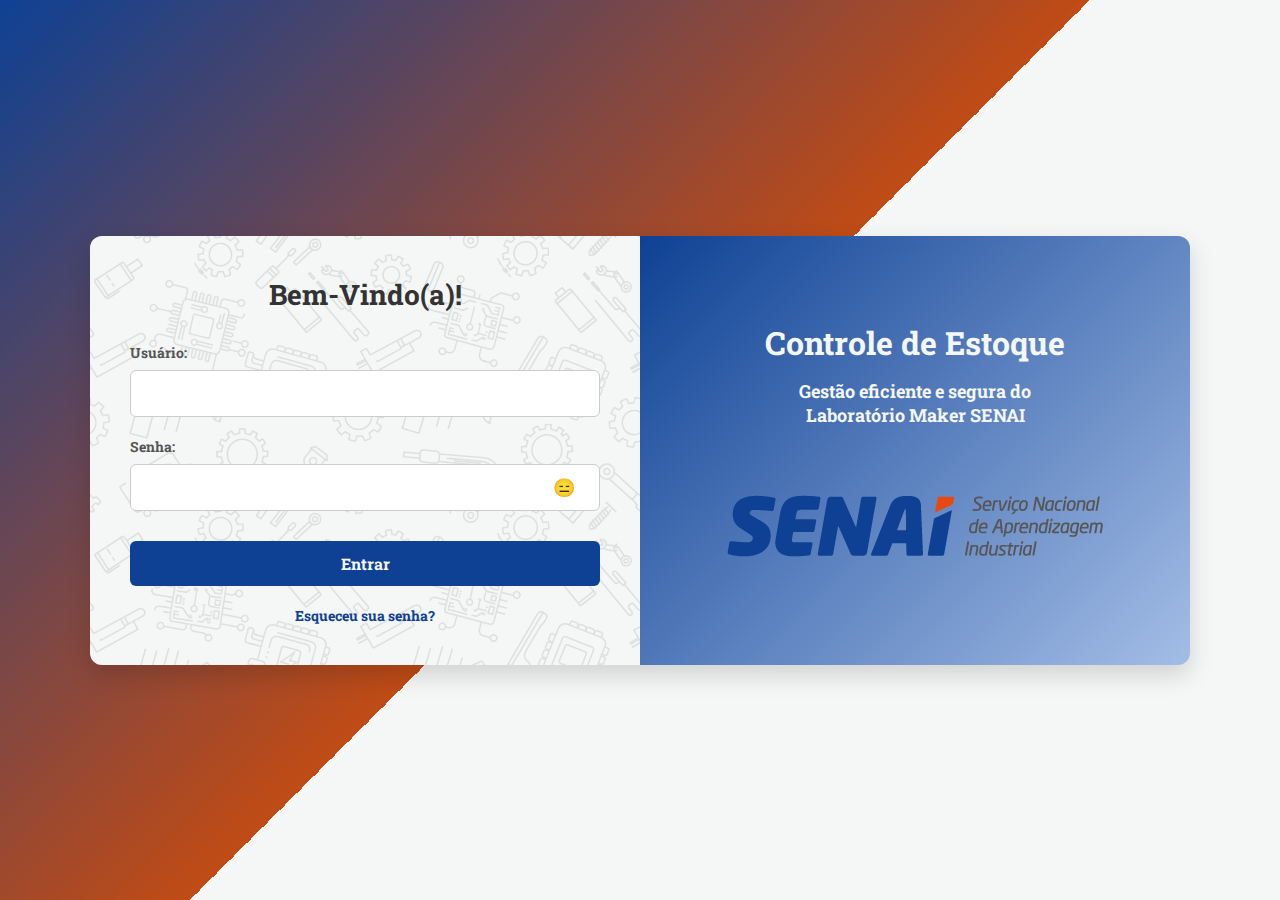
<file: index.html>
<!DOCTYPE html>
<html lang="en">

<head>
    <meta charset="UTF-8">
    <meta name="viewport" content="width=device-width, initial-scale=1.0">
    <title>LOGIN</title>
    <link rel="stylesheet" href="assets/css/styles.css">
</head>

<body id="loginBody">
    <div class="login-wrapper">
        <!-- LADO ESQUERDO: LOGIN -->
        <div class="login-container">
            <h2>Bem-Vindo(a)!</h2>
            <form class="login-form" onsubmit="login(); return false;">
                <div class="input-group">
                    <label for="username">Usuário:</label>
                    <input type="text" id="username" name="username" required>
                </div>
                <div class="input-group">
                    <label for="password">Senha:</label>
                    <div class="password-wrapper">
                        <input type="password" id="password" name="password" required>
                        <span class="show-password" id="togglePassword">😑</span>
                    </div>

                </div>

                <input type="submit" value="Entrar" class="login-button">
                <a id="forgotPassword" onclick="forgotPassword()" class="forgot-password">Esqueceu sua
                    senha?</a>
                <p id="loginError" style="color:red; display:none;">Usuário ou senha incorretos!</p>
            </form>
        </div>

        <!-- LADO DIREITO: BANNER -->
        <div class="login-banner">
            <h1>Controle de Estoque</h1>
            <p>Gestão eficiente e segura do Laboratório Maker SENAI</p>
            <br><br>
            <img src="/assets/images/senailogo.png" alt="logomarca SENAI">
        </div>
    </div>
    <script src="assets/js/scriptLogin.js"></script>
</body>

</html>
</file>
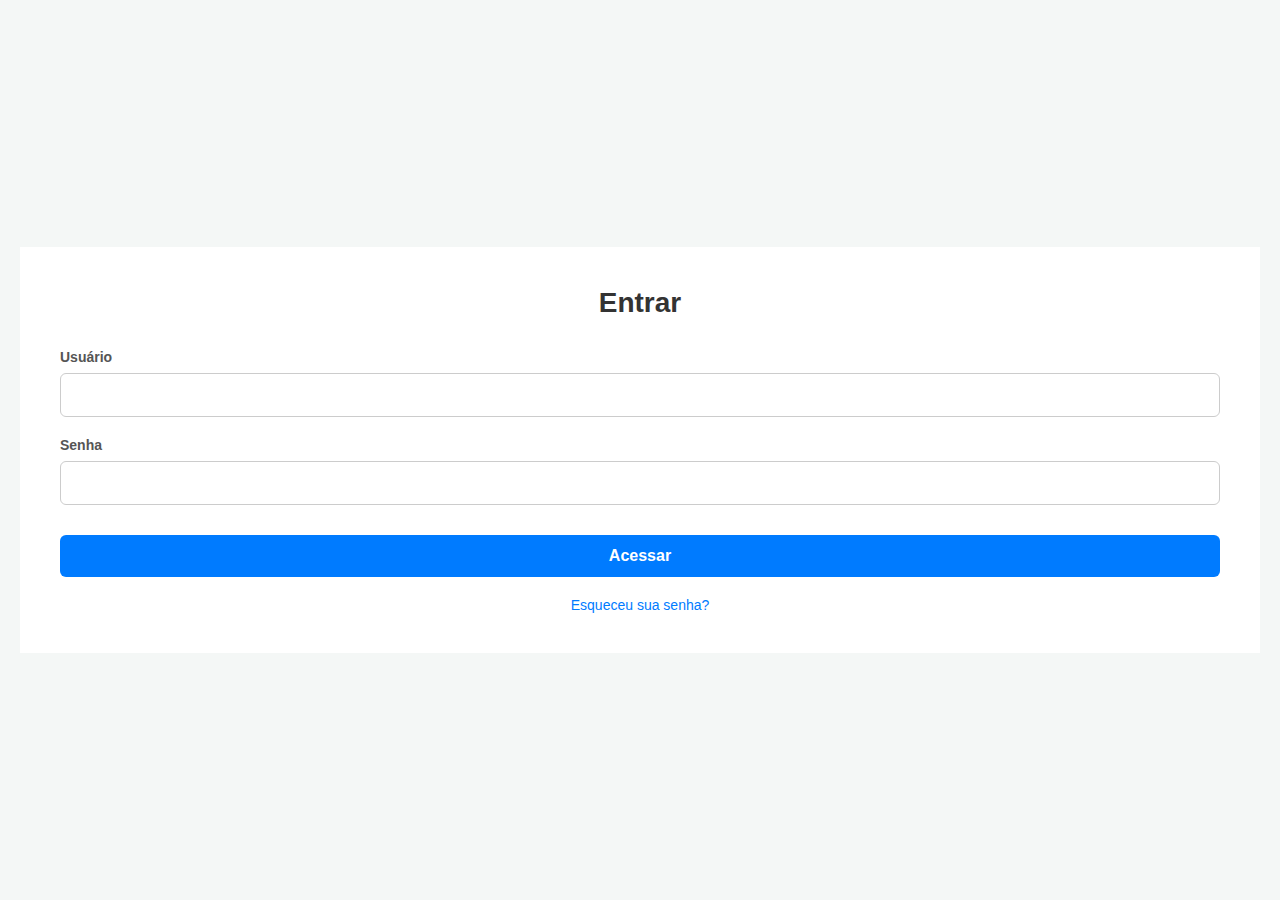
<file: #index.html>
<!DOCTYPE html>
<html lang="en">
<head>
    <meta charset="UTF-8">
    <meta name="viewport" content="width=device-width, initial-scale=1.0">
    <title>Document</title>
    <link rel="stylesheet" href="assets/css/style.css">
</head>

<body id="loginBody">
    <div class="login-container">
        <h2>Entrar</h2>
        <form class="login-form" action="index.html" method="POST">
            <div class="input-group">
                <label for="username">Usuário</label>
                <input type="text" id="username" name="username" required>
            </div>
            <div class="input-group">
                <label for="password">Senha</label>
                <input type="password" id="password" name="password" required>
            </div>
            <button type="submit" class="login-button">Acessar</button>
            <a href="#" class="forgot-password">Esqueceu sua senha?</a>
        </form>
    </div>
</body>

</html>
</file>
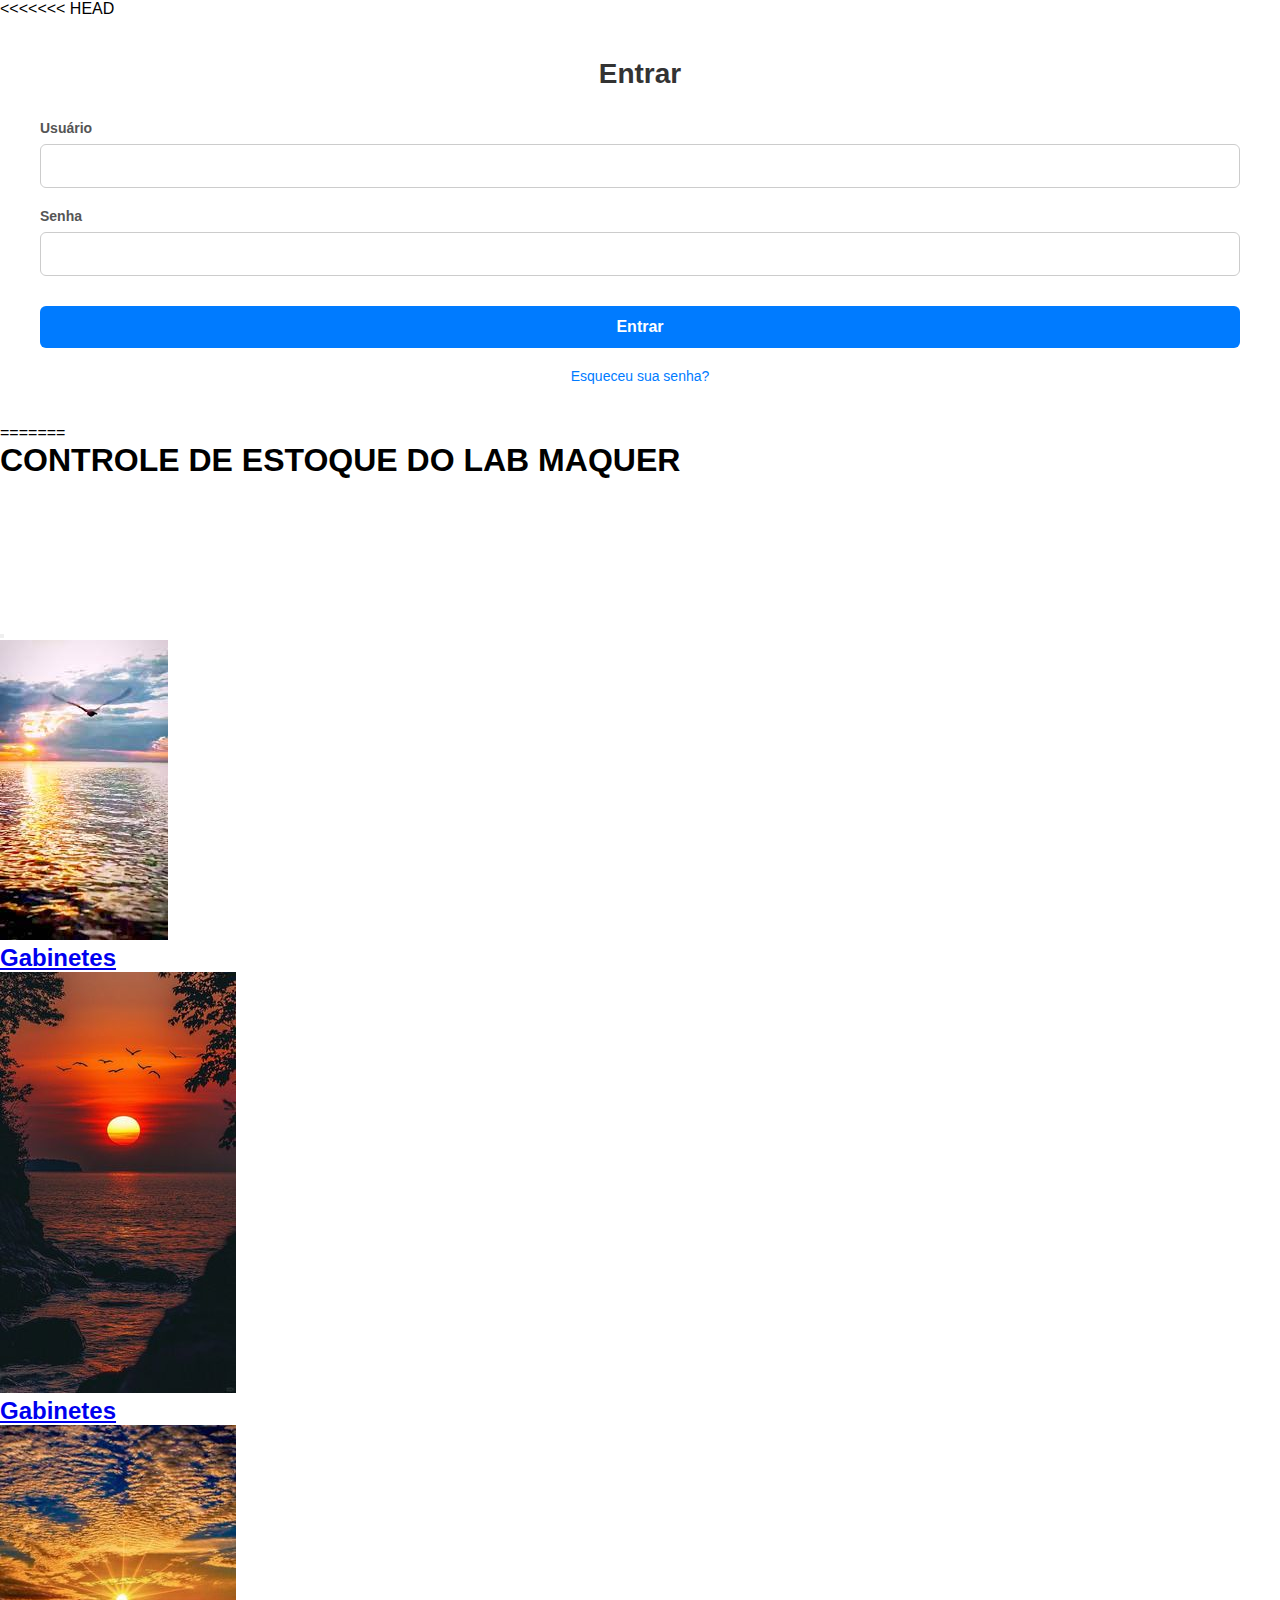
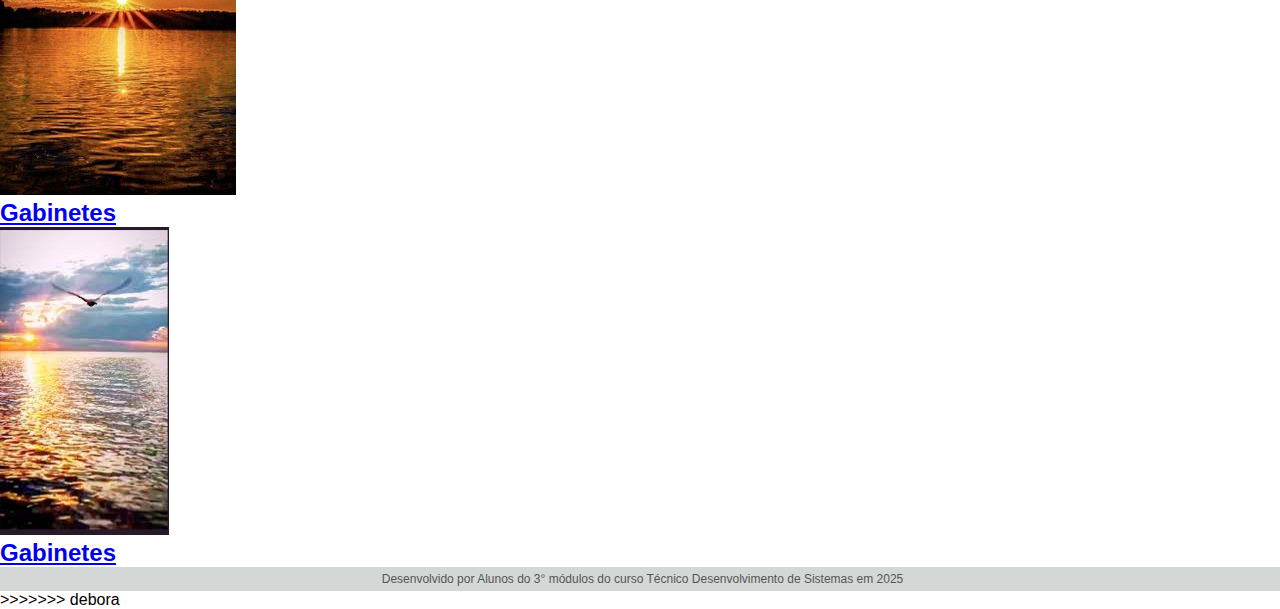
<file: #mainPage.html>
<!DOCTYPE html>
<html lang="en">

<head>
    <meta charset="UTF-8">
    <meta name="viewport" content="width=device-width, initial-scale=1.0">
    <title>LOGIN</title>
    <link rel="stylesheet" href="assets/css/style.css">
</head>
<<<<<<< HEAD
<body>
    <div class="login-container">
        <h2>Entrar</h2>
        <form class="login-form" onsubmit="login(); return false;">
            <div class="input-group">
                <label for="username">Usuário</label>
                <input type="text" id="username" name="username" required>
            </div>
            <div class="input-group">
                <label for="password">Senha</label>
                <input type="password" id="password" name="password" required>
            </div>
            <input type="submit" value="Entrar" class="login-button">
            <a href="#" id="forgotPassword" onclick="forgotPassword()" class="forgot-password">Esqueceu sua senha?</a>
        </form>
    </div>
    <script src="assets/js/script.js"></script>
</body>
=======

<body id="mainBody"> 
    <main>
        <!-- <div class="container-slider">
        <button id="back"> <img src="assets/images/back.png" alt="back"></button>
        <div class="container-images">
            <img src="assets/images/image1.jpg" alt="Image 1" class="slider on" >
            <img src="assets/images/image2.jpg" alt="Image 2" class="slider">
            <img src="assets/images/image3.jfif" alt="Image 3" class="slider">
        </div>
        <button id="next"> <img src="assets/images/next.png" alt="next"></button>
    </div> -->

    <header>
        <h1> CONTROLE DE ESTOQUE DO LAB MAQUER</h1>
    </header>

        <section>
            <div class="daddyCabinets">
                <button></button>
                <div class="cabinets">
                    <a href="pages/cabinets1.html">
                        <img src="assets/images/image3.jfif" alt="Cabinets">
                        <h2>Gabinetes</h2>
                    </a>
                </div>
                <div class="cabinets">
                    <a href="pages/cabinets2.html">
                        <img src="assets/images/image1.jpg" alt="Cabinets">
                        <h2>Gabinetes</h2>
                    </a>
                </div>
                <div class="cabinets">
                    <a href="pages/cabinets3.html">
                        <img src="assets/images/image2.jpg" alt="Cabinets">
                        <h2>Gabinetes</h2>
                    </a>
                </div>
                <div class="cabinets">
                    <a href="pages/cabinets4.html">
                        <img src="assets/images/image3.jpg" alt="Cabinets">
                        <h2>Gabinetes</h2>
                    </a>
                </div>
            </div>
            
        </section>
    

    <footer>
        <p>Desenvolvido por Alunos do 3° módulos do curso Técnico Desenvolvimento de Sistemas em 2025</p>
    </footer>


    <script src="assets/js/script.js" defer></script>


    </main>
    </body>
>>>>>>> debora
</html>
</file>
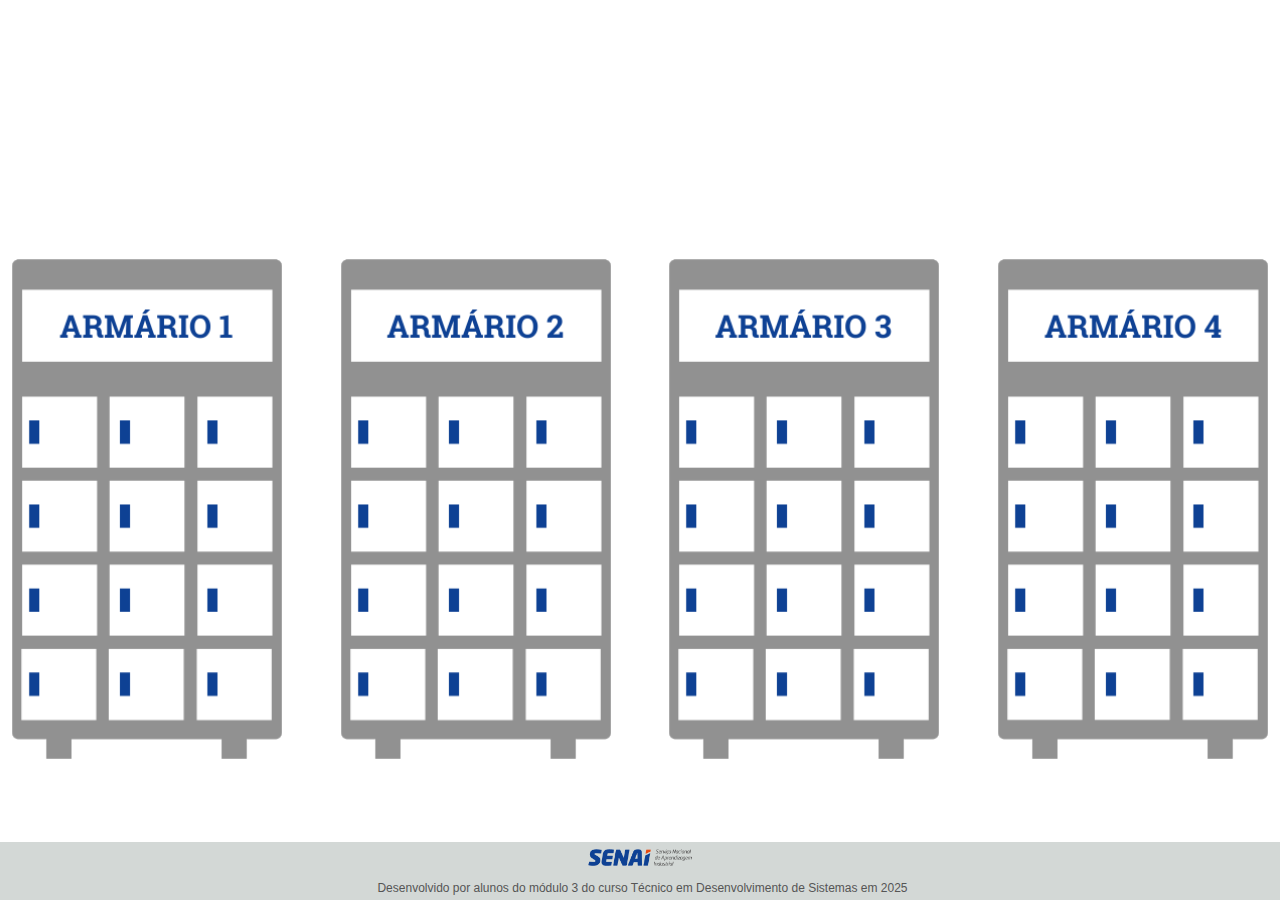
<file: mainPage.html>
<!DOCTYPE html>
<html lang="en">

<head>
    <meta charset="UTF-8">
    <meta name="viewport" content="width=device-width, initial-scale=1.0">
    <title>Document</title>
    <link rel="stylesheet" href="assets/css/style.css">
</head>

<body id="mainPageBody">
    <header>
    </header>

    <section class="containerCarrousel">
        <button class="buttonsCarrousel" id="back"><img src="assets/images/back.png" alt="back"></button>
        <div class="containerSlider">
            <a class="slider on" href="assets/pages/cabinets1.html">
                <img src="assets/images/cabinet1.png" alt="Cabinets">
            </a>

            <a class="slider" href="assets/pages/cabinets2.html">
                <img src="assets/images/cabinet2.png" alt="Cabinets">
            </a>

            <a class="slider" href="assets/pages/cabinets3.html">
                <img src="assets/images/cabinet3.png" alt="Cabinets">
            </a>

            <a class="slider" href="assets/pages/cabinets4.html">
                <img src="assets/images/cabinet4.png" alt="Cabinets">
            </a>
        </div>
        <button class="buttonsCarrousel" id="next"><img src="assets/images/next.png" alt="next"></button>
    </section>

    <footer>
        <div id="imgFooter">
            <img src="assets/images/senailogo.png" alt="logomarca SENAI">
        </div>
        <div id="textFooter">
            <p>Desenvolvido por alunos do módulo 3 do curso Técnico em Desenvolvimento de Sistemas em 2025</p>
        </div>
    </footer>

    <script src="assets/js/script.js" defer></script>
</body>

</html>
</file>
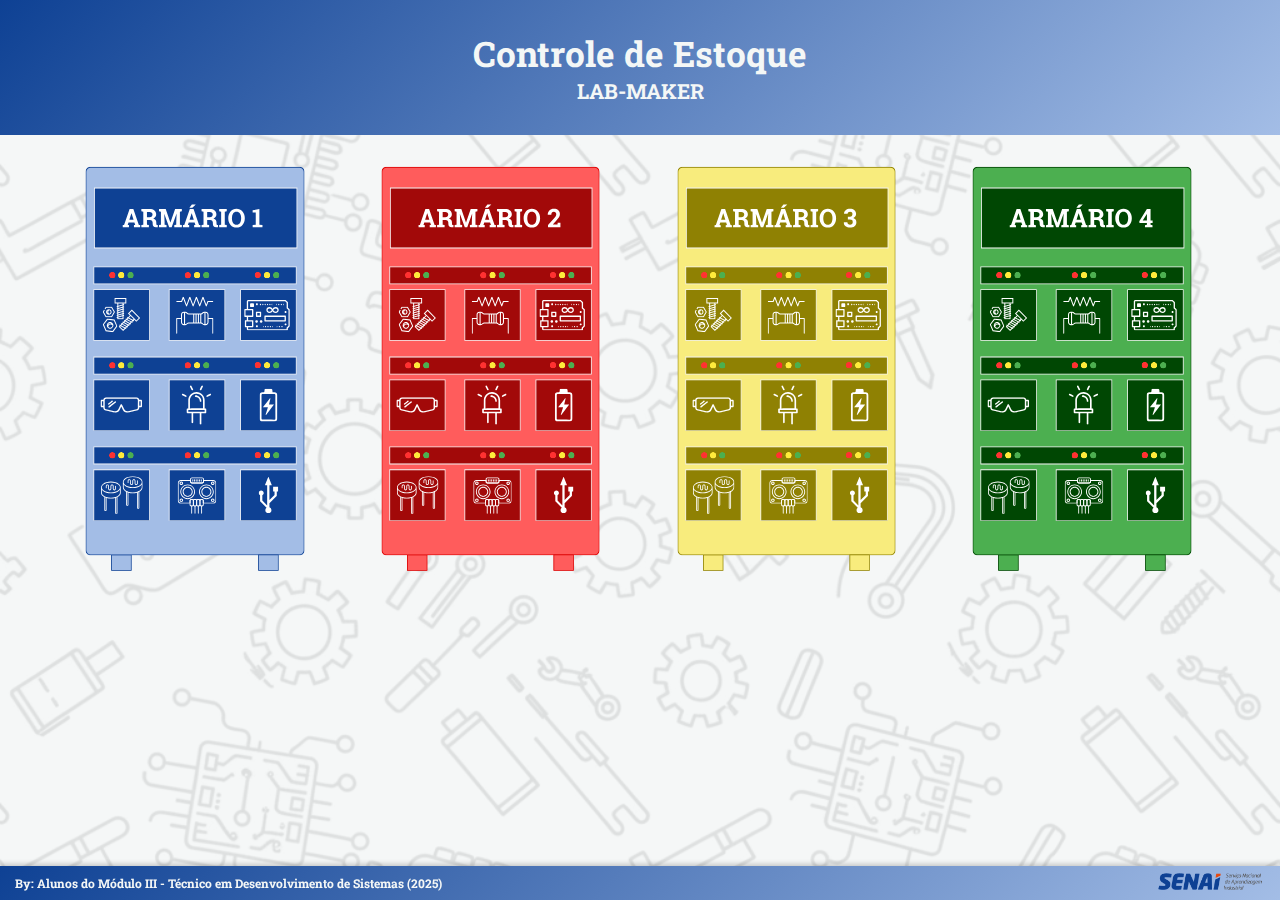
<file: assets/pages/mainPage.html>
<!DOCTYPE html>
<html lang="en">

<head>
    <meta charset="UTF-8">
    <meta name="viewport" content="width=device-width, initial-scale=1.0">
    <link href="https://fonts.googleapis.com/css2?family=Roboto:wght@400;700&display=swap" rel="stylesheet">
    <title>HOME</title>
    <link rel="stylesheet" href="../css/styles.css">

</head>

<body id="mainPageBody">
    
    <header id="headerMainPage">
        <h1>Controle de Estoque</h1>
        <h2>LAB-MAKER</h2>
    </header>

    <section class="containerCarrousel">
        <button class="buttonsCarrousel" id="back"><img src="../images/back.png" alt="back"></button>
        <div class="containerSlider">
            <a class="slider on" href="../pages/cabinets1.html">
                <img src="../images/cabinetBlue.svg" alt="Cabinets">
            </a>

            <a class="slider" href="../pages/cabinets2.html">
                <img src="../images/cabinetRed.svg" alt="Cabinets">
            </a>

            <a class="slider" href="../pages/cabinets3.html">
                <img src="../images/cabinetYellow.svg" alt="Cabinets">
            </a>

            <a class="slider" href="../pages/cabinets4.html">
                <img src="../images/cabinetGreen.svg" alt="Cabinets">
            </a>
        </div>
        <button class="buttonsCarrousel" id="next"><img src="../images/next.png" alt="next"></button>
    </section>

    <footer class="footer">
        <div>
            <p>By: Alunos do Módulo III - Técnico em Desenvolvimento de Sistemas (2025)</p>
        </div>
        <div>
            <img src="../images/senailogo.png" alt="logomarca SENAI">
        </div>
    </footer>

    <script src="../js/scriptMainPage.js" defer></script>
</body>

</html>
</file>
<file: assets/css/styles.css>
/* =====================================================================
   VARIÁVEIS GLOBAIS
===================================================================== */
:root {
    --color-primary: #0e4194;
    --color-primary-light: #a3bde6;
    --color-secondary: #c04b15;
    --color-red: #ff3131;
    --color-yellow: #ffeb3b;
    --color-green: #4caf50;
    --color-white: #f4f7f6;
    --color-black: #000;
}

/* =====================================================================
   RESET / FONTES
===================================================================== */
@font-face {
    font-family: 'Roboto Slab';
    src: url('../fonts/RobotoSlab-Bold.woff2') format('woff2');
    font-weight: 400;
    font-style: normal;
}

* {
    margin: 0;
    padding: 0;
    box-sizing: border-box;
    font-family: 'Roboto Slab', serif;
}

/* =====================================================================
   LOGIN PAGE
===================================================================== */
#loginBody {
    min-height: 100vh;
    display: flex;
    justify-content: center;
    align-items: center;
    padding: 0 20px;
    background: linear-gradient(135deg,
            var(--color-primary) 0%,
            var(--color-secondary) 50%,
            var(--color-white) 50%,
            var(--color-white) 100%);
    background-repeat: no-repeat;
}

.login-wrapper {
    display: flex;
    width: 100%;
    max-width: 1100px;
    background: var(--color-white);
    border-radius: 12px;
    box-shadow: 0 10px 25px rgba(0, 0, 0, 0.15);
    overflow: hidden;
    transition: all 0.3s ease-in-out;
}

.login-container {
    flex: 1;
    padding: 40px;
    display: flex;
    flex-direction: column;
    justify-content: center;
    position: relative;
    overflow: hidden;
}

.login-container::before {
    content: "";
    position: absolute;
    inset: 0;
    background-image: url(../images/backgroundMaker.jpg);
    background-size: cover;
    background-position: center;
    opacity: 0.1;
    z-index: 0;
}

.login-container > * {
    position: relative;
    z-index: 1;
}

.login-container h2 {
    margin-bottom: 30px;
    color: #333;
    font-size: 28px;
    text-align: center;
}

.input-group { margin-bottom: 20px; }

.input-group label {
    display: block;
    margin-bottom: 8px;
    color: #555;
    font-size: 14px;
    font-weight: bold;
}

.input-group input {
    width: 100%;
    padding: 12px;
    border: 1px solid #ccc;
    border-radius: 6px;
    font-size: 16px;
    transition: border-color 0.3s;
}

.input-group input:focus {
    border-color: var(--color-primary);
    outline: none;
}

.password-wrapper {
    position: relative;
    display: flex;
    align-items: center;
}

.password-wrapper input { width: 100%; padding-right: 40px; }

.show-password {
    position: absolute;
    right: 25px;
    cursor: pointer;
    font-size: 18px;
    user-select: none;
}

.login-button {
    width: 100%;
    padding: 12px;
    border: none;
    border-radius: 6px;
    background-color: var(--color-primary);
    color: var(--color-white);
    font-size: 16px;
    font-weight: bold;
    cursor: pointer;
    transition: background-color 0.3s;
    margin-top: 10px;
}

.login-button:hover { background-color: var(--color-primary-light); }

.forgot-password {
    display: block;
    margin-top: 20px;
    font-size: 14px;
    color: var(--color-primary);
    text-decoration: none;
    text-align: center;
}

.forgot-password:hover { text-decoration: underline; }

#loginError {
    color: red;
    font-size: 14px;
    margin-top: 10px;
    text-align: center;
    display: none;
}

.login-banner {
    flex: 1;
    background: linear-gradient(135deg, var(--color-primary), var(--color-primary-light));
    color: var(--color-white);
    display: flex;
    flex-direction: column;
    justify-content: center;
    align-items: center;
    padding: 40px;
    text-align: center;
}

.login-banner h1 { font-size: 32px; margin-bottom: 15px; }
.login-banner p { font-size: 18px; max-width: 300px; }

/* Responsividade Login */
@media (max-width: 992px) {
    .login-wrapper { flex-direction: column; max-width: 480px; }
    .login-banner { display: none; }
    .login-container { padding: 35px; border-radius: 12px; }
    .login-container h2 { font-size: 26px; }
    .input-group input, .login-button { font-size: 16px; padding: 12px; }
}

@media (max-width: 600px) {
    .login-container { padding: 30px; }
    .login-container h2 { font-size: 24px; }
    .input-group input, .login-button { font-size: 14px; padding: 10px; }
}

/* =====================================================================
   MAIN PAGE
===================================================================== */
#mainPageBody {
    display: flex;
    flex-direction: column;
    background-color: var(--color-white);
    padding-top: 15vh;   /* espaço para header fixo */
    position: relative;
    z-index: 0;
}

#mainPageBody::before {
    content: "";
    position: fixed;
    top: 0; left: 0;
    width: 100%; height: 100%;
    background-image: url(../images/backgroundMaker.jpg);
    background-position: center;
    background-size: cover;
    opacity: 0.1;
    z-index: -1;
}

#headerMainPage {
    background: linear-gradient(135deg, var(--color-primary), var(--color-primary-light));
    width: 100%;
    position: fixed;
    top: 0; left: 0;
    height: 15vh;
    display: flex;
    flex-direction: column;
    justify-content: center;
    align-items: center;
    z-index: 100;
}

#headerMainPage h1, #headerMainPage h2 {
    text-align: center;
    color: var(--color-white);
    margin: 0;
}
#headerMainPage h1 { font-size: 2.2em; }
#headerMainPage h2 { font-size: 1.3em; }

.containerCarrousel {
    flex: 1;
    display: flex;
    justify-content: center;
    align-items: center;
    margin-top: 20px;
}

.containerSlider {
    display: flex;
    align-items: center;
    justify-content: center;
    gap: 10px;
    width: 90%;
    overflow: hidden;
}

.slider {
    display: none;
    flex: 0 0 100%;
    text-align: center;
}
.slider.on { display: flex; justify-content: center; align-items: center; }
.slider img { width: 90%; border-radius: 8px; }

.buttonsCarrousel {
    border: none;
    background-color: var(--color-white);
    cursor: pointer;
    padding: 5px;
    border-radius: 6px;
}
.buttonsCarrousel img { width: 30px; height: 30px; }

/* =====================================================================
   CADA ARMÁRIO
===================================================================== */
.bodyPageCabinet {
    position: relative;
    display: flex;
    flex-direction: column;
    justify-content: space-between;
    align-items: center;
    min-height: 100vh; /* garante altura mínima para o footer colar no fim */
    overflow: hidden; /* evita que o pseudo-elemento vaze */
}

.bodyPageCabinet::before {
    content: "";
    position: absolute;
    inset: 0;
    background-image: url(../images/backgroundMaker.jpg);
    background-size: cover;
    background-position: center;
    opacity: 0.1;
    z-index: 0;
}

.bodyPageCabinet > * {
    position: relative;
    z-index: 1;
}


footer p {
    color: var(--color-white);
    font-size: 12px;
    padding: 5px 0 5px 5px;
}
footer img {
    width: 120px;
    height: auto;
}

.headerPageCabinet {
    display: flex;
    justify-content: center;
    align-items: center;
    text-align: center;
    width: 100%;
}

.title h1 {
    font-size: 2.5em;
    color: var(--color-white);
}

.buttonBackHeader {
    position: fixed;
    top: 11px;
    left: 16px;
}
.buttonBackHeader img { width: 30px; height: 30px; }

.containerCabinet {
    display: grid;
    grid-template-columns: repeat(3, 1fr);
    width: 100%;
    height: 70vh;
    margin-top: 40px;
}

.cabinetColumn1, .cabinetColumn2, .cabinetColumn3 {
    display: grid;
    grid-template-rows: repeat(4, 1fr);
}

.cell {
    background: linear-gradient(145deg, #fff, #f0f0f0);
    height: 13vh;
    margin: 10px;
    border-radius: 12px;
    box-shadow: 0 4px 12px rgba(0, 0, 0, 0.5);
    transition: transform 0.3s, box-shadow 0.3s;
    display: flex;
    flex-direction: column;
    justify-content: center;
    align-items: center;
    cursor: pointer;
    padding: 10px;
    text-align: center;
}
.cell:hover {
    transform: translateY(-5px) scale(1.03);
    box-shadow: 0 8px 20px rgba(0, 0, 0, 0.2);
}
.cell h3 {
    font-size: 0.7rem;
    font-weight: 600;
    color: #333;
    margin-bottom: 8px;
}
.cell p {
    font-size: 0.7rem;
    font-weight: 500;
    color: #555;
    background-color: rgba(0, 0, 0, 0.05);
    padding: 4px 8px;
    border-radius: 8px;
    min-width: 40px;
    text-align: center;
}
.cellRed { background: linear-gradient(145deg, #ff6b6b, #ff4c4c); }
.cellYellow { background: linear-gradient(145deg, #fff176, #ffeb3b); }
.cellGreen { background: linear-gradient(145deg, #81c784, #4caf50); }

/* =====================================================================
   FOOTER (GLOBAL)
===================================================================== */
footer {
    width: 100%;
    display: flex;
    justify-content: space-between;
    padding: 0 10px;
    align-items: center;
    background: linear-gradient(135deg, var(--color-primary), var(--color-primary-light));
    text-align: center;
    box-shadow: 0 -2px 5px rgba(0, 0, 0, 0.2);
    position: fixed;
    bottom: 0;
    left: 0;
    z-index: 10; /* maior que o fundo translúcido */
}

footer p {
    color: var(--color-white);
    font-size: 12px;
    padding: 5px 0 5px 5px;
}
footer img { width: 120px; height: auto; }

/* =====================================================================
   RESPONSIVIDADE MAIN PAGE + CABINET
===================================================================== */
@media (min-width: 992px) {
    .containerSlider { justify-content: space-between; }
    .slider { display: block !important; flex: 0 0 23%; }
    #next, #back { display: none !important; }
    .containerCabinet { margin-top: 8px; }
}

@media (min-width: 600px) and (max-width: 991px) {
    .slider { flex: 0 0 50%; }
    .containerCabinet { margin-top: 30px; }
}

@media (max-width: 599px) {
    .slider { flex: 0 0 100%; }
    .containerCabinet { margin-top: 30px; }
}
</file>
<file: assets/css/style.css>
* {
    margin: 0;
    padding: 0;
    box-sizing: border-box;
    font-family: Arial, sans-serif; /* Inclui padding e border na largura total dos elementos */
}

/* ---------- TELA DE LOGIN ----------*/

/*  BODY  */
#loginBody {
    min-height: 100vh;
    display: flex;
    justify-content: center;
    align-items: center;
    background: #f4f7f6;
    padding: 20px;
}

/*  WRAPPER  */
.login-wrapper {
    display: flex;
    width: 100%;
    max-width: 1100px;
    background: white;
    border-radius: 12px;
    box-shadow: 0 10px 25px rgba(0, 0, 0, 0.15);
    overflow: hidden;
    transition: all 0.3s ease-in-out;
}

/*  LOGIN CONTAINER  */
.login-container {
    flex: 1;
    padding: 40px;
    background: #ffffff;
    display: flex;
    flex-direction: column;
    justify-content: center;
}

.login-container h2 {
    margin-bottom: 30px;
    color: #333;
    font-size: 28px;
    text-align: center;
}

/*  INPUTS  */
.input-group {
    margin-bottom: 20px;
}

.input-group label {
    display: block;
    margin-bottom: 8px;
    color: #555;
    font-size: 14px;
    font-weight: bold;
}

.input-group input {
    width: 100%;
    padding: 12px;
    border: 1px solid #ccc;
    border-radius: 6px;
    font-size: 16px;
    transition: border-color 0.3s;
}

.input-group input:focus {
    border-color: #007bff;
    outline: none;
}

/*  BOTÃO  */
.login-button {
    width: 100%;
    padding: 12px;
    border: none;
    border-radius: 6px;
    background-color: #007bff;
    color: white;
    font-size: 16px;
    font-weight: bold;
    cursor: pointer;
    transition: background-color 0.3s;
    margin-top: 10px;
}

.login-button:hover {
    background-color: #0056b3;
}

/*  LINK DE ESQUECEU SENHA  */
.forgot-password {
    display: block;
    margin-top: 20px;
    font-size: 14px;
    color: #007bff;
    text-decoration: none;
    text-align: center;
}

.forgot-password:hover {
    text-decoration: underline;
}

/*  MENSAGEM DE ERRO  */
#loginError {
    color: red;
    font-size: 14px;
    margin-top: 10px;
    text-align: center;
    display: none;
}

/*  LOGIN BANNER  */
.login-banner {
    flex: 1;
    background: linear-gradient(135deg, #007bff, #00c6ff);
    color: white;
    display: flex;
    flex-direction: column;
    justify-content: center;
    align-items: center;
    padding: 40px;
    text-align: center;
}

.login-banner h1 {
    font-size: 32px;
    margin-bottom: 15px;
}

.login-banner p {
    font-size: 18px;
    max-width: 300px;
}

/* ---------- RESPONSIVIDADE ---------- */

/* Tablets */
@media (max-width: 992px) {
    .login-wrapper {
        flex-direction: column;
        max-width: 480px;
    }

    .login-banner {
        display: none;
    }

    .login-container {
        border-radius: 12px;
        padding: 35px;
    }

    .login-container h2 {
        font-size: 26px;
    }

    .input-group input,
    .login-button {
        font-size: 16px;
        padding: 12px;
    }
}

/* Mobile */
@media (max-width: 600px) {
    .login-container {
        padding: 30px;
    }

    .login-container h2 {
        font-size: 24px;
    }

    .input-group input,
    .login-button {
        font-size: 14px;
        padding: 10px;
    }
}

 /* ---------- PÁGINA PRINCIPAL ----------  */

#mainPageBody {
    display: flex;
    flex-direction: column;
    justify-content: space-between;
    align-items: center;
    min-height: 100vh;
    /* background-color: #0e4194; */
    
}

/* HEADER */
#headerMainPage {
   background-image: url(../images/headerMainPage.png);
   background-color: #919191;
   background-position: center;
   background-repeat: no-repeat;
   width: 100%;
   height: 25vh;
}

/* CARROSSEL */
.containerCarrousel {
    width: 100%;
    display: flex;
    justify-content: center;
    align-items: center;
    overflow: hidden;
}

.containerSlider {
    display: flex;
    align-items: center;
    justify-content: center;
    gap: 10px; /* Espaço entre slides */
    width: 80%;
    overflow: hidden;
}

/* CADA SLIDE */
.slider {
    flex: 0 0 100%; /* mobile: 1 slide */
    display: none;  /* JS controla o slide ativo */
    transition: transform 0.5s ease;
}

.slider.on {
    display: block;
}

.slider img {
    width: 100%;
    border-radius: 8px;
}

/* BOTÕES DE NAVEGAÇÃO */
.buttonsCarrousel {
    flex: 0 0 40px;
    border: none;
    /* background-color: #007bff; */
    cursor: pointer;
    padding: 5px;
    border-radius: 6px;
}

.buttonsCarrousel img {
    width: 100%;
    height: 100%;
}


/* ---------- RESPONSIVIDADE ---------- */

/* Tablet: mostrar 2 slides */
@media (min-width: 600px) and (max-width: 991px) {
    .slider {
        flex: 0 0 48%;
    }
}

/* Desktop: mostrar 4 slides */
@media (min-width: 992px) {

    header {
        height: 20vh;
        background-size: 25%;
    }

    .containerSlider {
        justify-content: space-between;
        width: 100%;
    }

    .slider {
        flex: 0 0 23%;
        display: block !important; /* todos visíveis */
    }

    /* Oculta botões */
    #next, #back {
        display: none;
    }
}

/* PÁGINA INDIVIDUAL DE CADA ARMÁRIO*/

#bodyPageCabinet {
   display: flex;
   flex-direction: column;
   justify-content: space-between;
   align-items: center;
   min-height: 100vh;
}

#headerPageCabinet {
   background-image: url(../images/headerCabinet1.png);
   background-color: #919191;
   background-position: top center;
   background-repeat: no-repeat;
   width: 100%;
   height: 20vh;
}

.containerCabinet {
    display: grid;
    grid-template-columns: 1fr 1fr 1fr;
    /* background-color: aqua; */
    width: 100%;
    height: 70vh;
}

/*COLUNAS*/

.cabinetColumn1{
    display: grid;
    grid-template-rows: 1fr 1fr 1fr 1fr;
    /* background-color: rgb(71, 255, 80); */
}

.cabinetColumn2{
    display: grid;
    grid-template-rows: 1fr 1fr 1fr 1fr;
    /* background-color: tomato; */
}

.cabinetColumn3{
    display: grid;
    grid-template-rows: 1fr 1fr 1fr 1fr;
    /* background-color: rgb(74, 71, 255); */
}

/*CÉLULAS*/

.cell{
    background-color: rgb(204, 164, 164);
    height: 15vh;
    margin: 10px;
    border-radius: 10px;
    transition: transform 0.3s;
}

.cell:hover {
    transform: scale(1.05);
}

.cell h3 {
    text-align: center;
    margin-top: 10px;
    color: #333;
}

.cell p {
    text-align: center;
    margin-top: 15px;
    color: #666;
}

/* CORES DAS CÉLULAS ATRIBUIDAS COM A LÓGICA DO JAVASCRIPT*/

.cellred{
    background-color: #ff3131;
}

.cellYellow{
    background-color: #ffeb3b;
}

.cellGreen{
    background-color: #4caf50;
}

/* ---------- FOOTER TODAS AS PÁGINAS ---------- */

footer {
    width: 100%;
    background-color: #d3d8d6;
    text-align: center;
    align-items: center;
}

footer p {
    color: #555;
    font-size: 12px;
    padding: 5px 0 5px 5px;
}

footer img {
    width: 120px;
    height: auto;
}

/* ---------- RESPONSIVIDADE ---------- */
</file>
